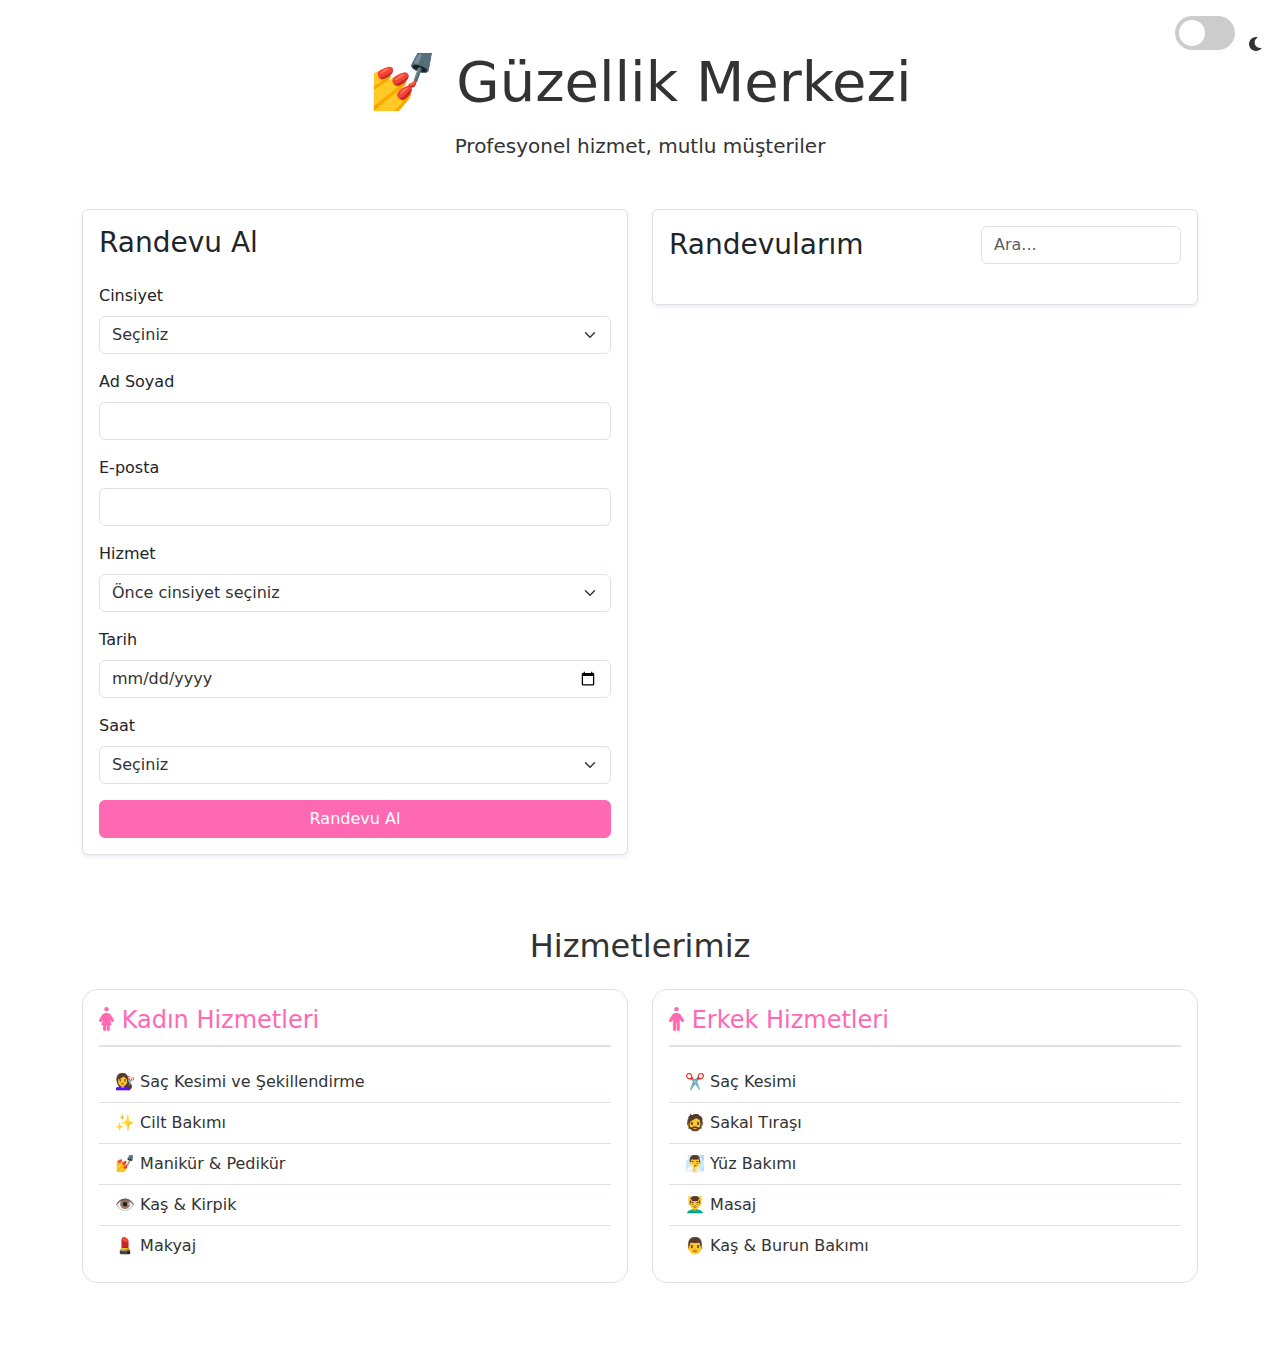
<file: beauty-salon/index.html>
<!DOCTYPE html>
<html lang="tr">
<head>
    <meta charset="UTF-8">
    <meta name="viewport" content="width=device-width, initial-scale=1.0">
    <title>Güzellik Merkezi Randevu Sistemi</title>
    <link href="https://cdn.jsdelivr.net/npm/bootstrap@5.3.0/dist/css/bootstrap.min.css" rel="stylesheet">
    <link href="https://cdnjs.cloudflare.com/ajax/libs/font-awesome/6.0.0/css/all.min.css" rel="stylesheet">
    <link rel="stylesheet" href="style.css">
</head>
<body>
    <!-- Tema Değiştirme Butonu -->
    <div class="theme-switch-wrapper position-fixed top-0 end-0 mt-3 me-3">
        <label class="theme-switch" for="checkbox">
            <input type="checkbox" id="checkbox" />
            <div class="slider round"></div>
        </label>
        <em class="ms-2"><i class="fas fa-moon"></i></em>
    </div>

    <!-- Ana Container -->
    <div class="container py-5">
        <!-- Header -->
        <header class="text-center mb-5">
            <h1 class="display-4 mb-3">💅 Güzellik Merkezi</h1>
            <p class="lead">Profesyonel hizmet, mutlu müşteriler</p>
        </header>

        <!-- Ana İçerik -->
        <div class="row">
            <!-- Randevu Formu -->
            <div class="col-md-6 mb-4">
                <div class="card shadow-sm">
                    <div class="card-body">
                        <h3 class="card-title mb-4">Randevu Al</h3>
                        <form id="appointmentForm">
                            <div class="mb-3">
                                <label class="form-label">Cinsiyet</label>
                                <select class="form-select" id="gender" required>
                                    <option value="">Seçiniz</option>
                                    <option value="kadin">Kadın</option>
                                    <option value="erkek">Erkek</option>
                                </select>
                            </div>
                            <div class="mb-3">
                                <label class="form-label">Ad Soyad</label>
                                <input type="text" class="form-control" id="name" required>
                            </div>
                            <div class="mb-3">
                                <label class="form-label">E-posta</label>
                                <input type="email" class="form-control" id="email" required>
                            </div>
                            <div class="mb-3">
                                <label class="form-label">Hizmet</label>
                                <select class="form-select" id="service" required>
                                    <option value="">Önce cinsiyet seçiniz</option>
                                </select>
                            </div>
                            <div class="mb-3">
                                <label class="form-label">Tarih</label>
                                <input type="date" class="form-control" id="date" required>
                            </div>
                            <div class="mb-3">
                                <label class="form-label">Saat</label>
                                <select class="form-select" id="time" required>
                                    <option value="">Seçiniz</option>
                                    <option value="09:00">09:00</option>
                                    <option value="10:00">10:00</option>
                                    <option value="11:00">11:00</option>
                                    <option value="12:00">12:00</option>
                                    <option value="14:00">14:00</option>
                                    <option value="15:00">15:00</option>
                                    <option value="16:00">16:00</option>
                                    <option value="17:00">17:00</option>
                                </select>
                            </div>
                            <button type="submit" class="btn btn-primary w-100">Randevu Al</button>
                        </form>
                    </div>
                </div>
            </div>

            <!-- Randevu Listesi -->
            <div class="col-md-6">
                <div class="card shadow-sm">
                    <div class="card-body">
                        <div class="d-flex justify-content-between align-items-center mb-4">
                            <h3 class="card-title mb-0">Randevularım</h3>
                            <div class="search-box">
                                <input type="text" class="form-control" id="searchInput" placeholder="Ara...">
                            </div>
                        </div>
                        <div id="appointmentsList" class="list-group">
                            <!-- Randevular buraya dinamik olarak eklenecek -->
                        </div>
                    </div>
                </div>
            </div>
        </div>

        <!-- Hizmetler Bölümü -->
        <div class="row mt-5">
            <h2 class="text-center mb-4">Hizmetlerimiz</h2>
            <!-- Kadın Hizmetleri -->
            <div class="col-md-6 mb-4">
                <div class="card service-card">
                    <div class="card-body">
                        <h4 class="card-title"><i class="fas fa-female"></i> Kadın Hizmetleri</h4>
                        <ul class="list-group list-group-flush">
                            <li class="list-group-item">💇‍♀️ Saç Kesimi ve Şekillendirme</li>
                            <li class="list-group-item">✨ Cilt Bakımı</li>
                            <li class="list-group-item">💅 Manikür & Pedikür</li>
                            <li class="list-group-item">👁️ Kaş & Kirpik</li>
                            <li class="list-group-item">💄 Makyaj</li>
                        </ul>
                    </div>
                </div>
            </div>
            <!-- Erkek Hizmetleri -->
            <div class="col-md-6 mb-4">
                <div class="card service-card">
                    <div class="card-body">
                        <h4 class="card-title"><i class="fas fa-male"></i> Erkek Hizmetleri</h4>
                        <ul class="list-group list-group-flush">
                            <li class="list-group-item">✂️ Saç Kesimi</li>
                            <li class="list-group-item">🧔 Sakal Tıraşı</li>
                            <li class="list-group-item">🧖‍♂️ Yüz Bakımı</li>
                            <li class="list-group-item">💆‍♂️ Masaj</li>
                            <li class="list-group-item">👨 Kaş & Burun Bakımı</li>
                        </ul>
                    </div>
                </div>
            </div>
        </div>
    </div>

    <!-- Bildirim Modal -->
    <div class="modal fade" id="notificationModal" tabindex="-1">
        <div class="modal-dialog">
            <div class="modal-content">
                <div class="modal-header">
                    <h5 class="modal-title">Bildirim</h5>
                    <button type="button" class="btn-close" data-bs-dismiss="modal"></button>
                </div>
                <div class="modal-body">
                    <p id="modalMessage"></p>
                </div>
                <div class="modal-footer">
                    <button type="button" class="btn btn-secondary" data-bs-dismiss="modal">Kapat</button>
                </div>
            </div>
        </div>
    </div>

    <script src="https://cdn.jsdelivr.net/npm/bootstrap@5.3.0/dist/js/bootstrap.bundle.min.js"></script>
    <script src="script.js"></script>
</body>
</html>
</file>
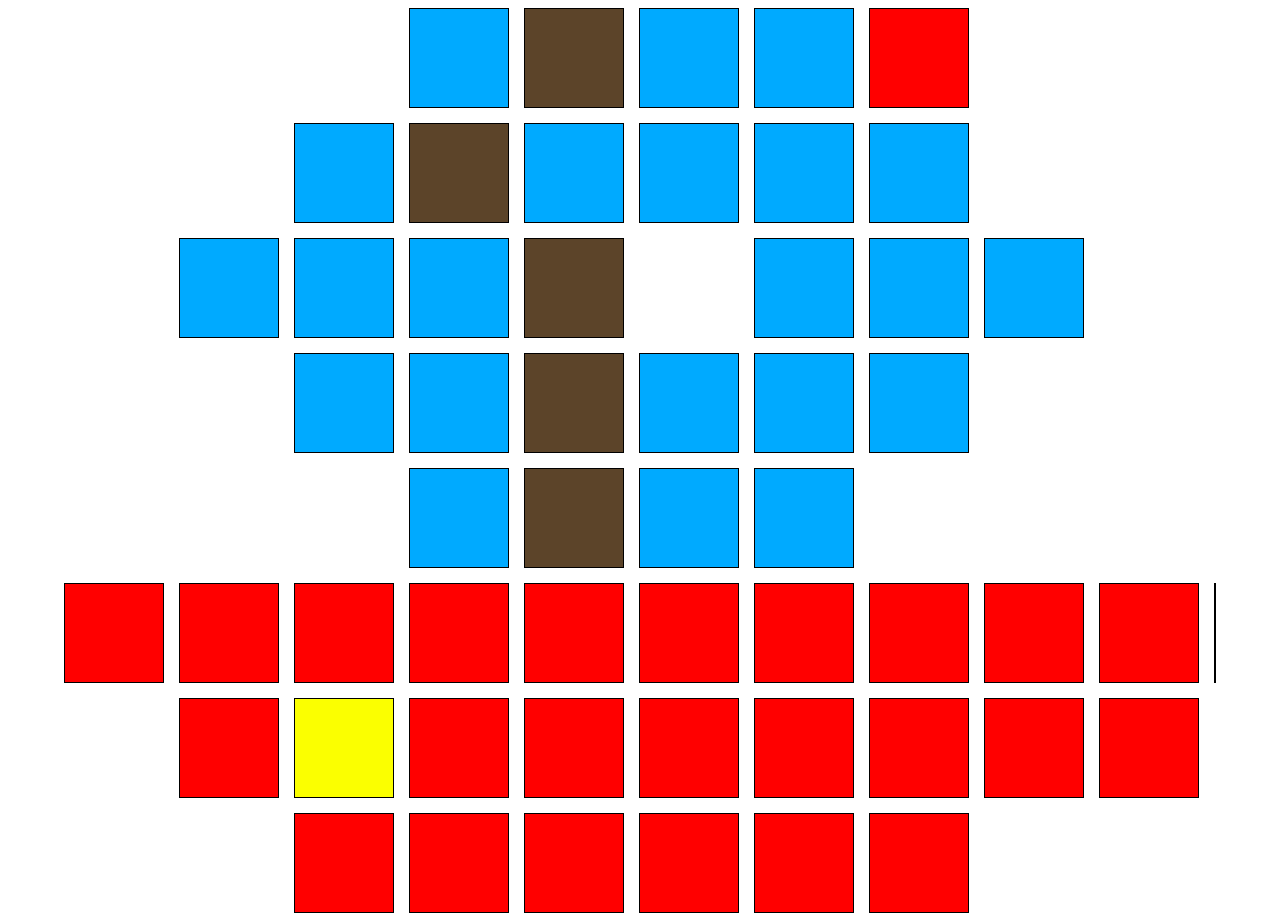
<file: kaptan.html>
<!DOCTYPE html>
<html lang="tr">
<head>
    <meta charset="UTF-8">
    <meta name="viewport" content="width=device-width, initial-scale=1.0">
    <title>Gemi Pixelart</title>
    <link rel="stylesheet" href="kaptan.css">
</head>
<body>
    <div class="kutu1"></div>
    <div class="kutu2"></div>
    <div class="kutu3"></div>
    <div class="kutu4"></div>
    <div class="kutu5"></div>
    <div class="kutu6"></div>
    <div class="kutu7"></div>
    <div class="kutu8"></div>
    <div class="kutu9"></div>
    <div class="kutu10"></div>
    <div class="kutu11"></div>
    <div class="kutu12"></div>
    <div class="kutu13"></div>
    <div class="kutu14"></div>
    <div class="Kutu15"></div>
    <div class="kutu16"></div>
    <div class="kutu17"></div>
    <div class="kutu18"></div>
    <div class="kutu19"></div>
    <div class="kutu20"></div>
    <div class="kutu21"></div>
    <div class="kutu22"></div>
    <div class="kutu23"></div>
    <div class="kutu24"></div>
    <div class="kutu25"></div>
    <div class="kutu26"></div>
    <div class="kutu27"></div>
    <div class="kutu28"></div>
    <div class="kutu29"></div>
    <div class="kutu30"></div>
    <div class="kutu31"></div>
    <div class="kutu32"></div>
    <div class="kutu33"></div>
    <div class="kutu34"></div>
    <div class="kutu35"></div>
    <div class="kutu36"></div>
    <div class="kutu37"></div>
    <div class="kutu38"></div>
    <div class="kutu39"></div>
    <div class="kutu40"></div>
    <div class="kutu41"></div>
    <div class="kutu42"></div>
    <div class="kutu43"></div>
    <div class="kutu44"></div>
    <div class="kutu45"></div>
    <div class="kutu46"></div>
    <div class="kutu47"></div>
    <div class="kutu48"></div>
    <div class="kutu49"></div>
    <div class="kutu50"></div>
    <div class="kutu51"></div>
    <div class="kutu52"></div>
    <div class="kutu53"></div>
    <div class="kutu54"></div>
</body>
</html>
</file>
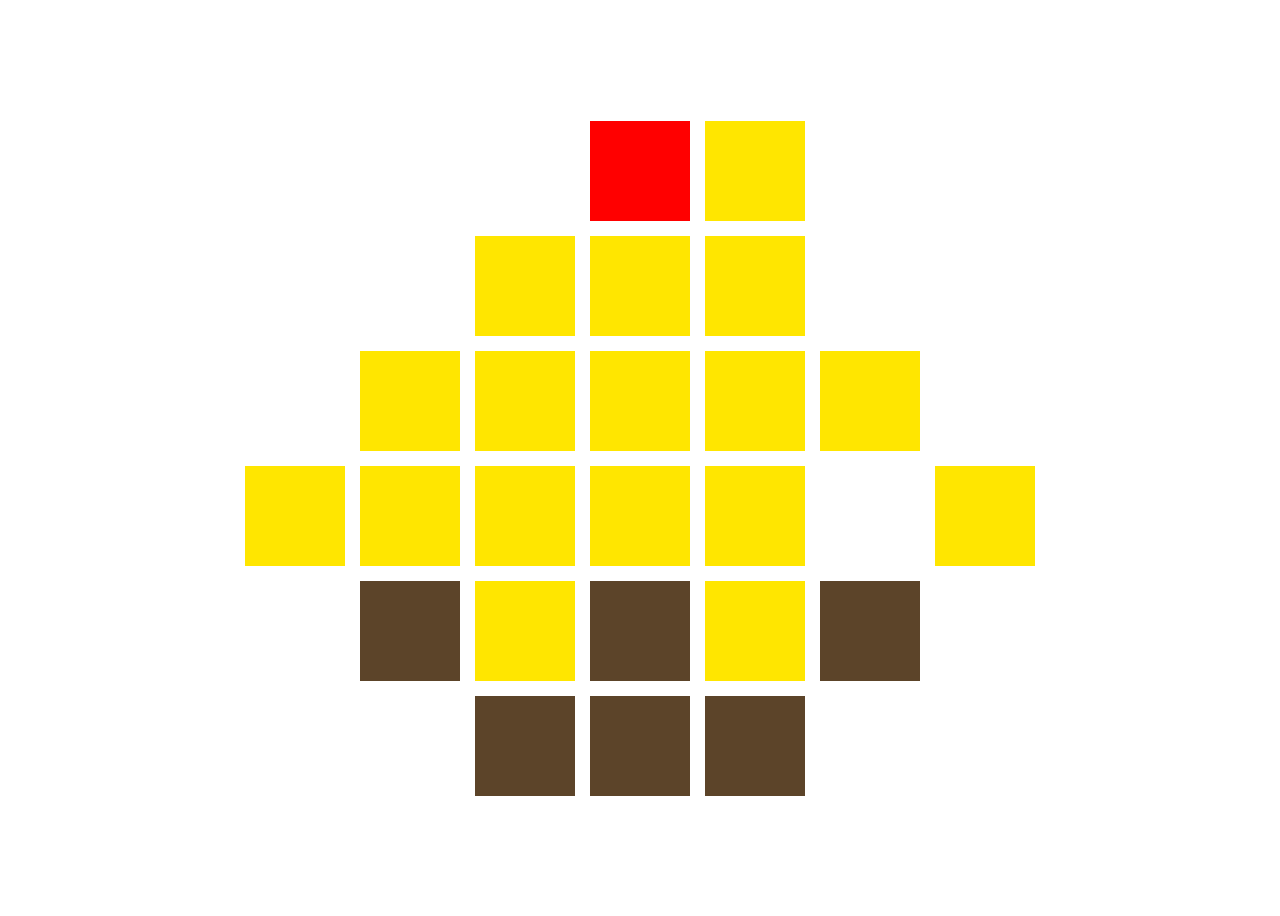
<file: kek.html>
<!DOCTYPE html>
<html lang="en">
<head>
    <meta charset="UTF-8">
    <meta name="viewport" content="width=device-width, initial-scale=1.0">
    <title>Kek Pixelart</title>
    <link rel="stylesheet" href="kek.css">
</head>
<body>
    <div class="kutu1"></div>
    <div class="kutu2"></div>
    <div class="kutu3"></div>
    <div class="kutu4"></div>
    <div class="kutu5"></div>
    <div class="kutu6"></div>
    <div class="kutu7"></div>
    <div class="kutu8"></div>
    <div class="kutu9"></div>
    <div class="kutu10"></div>
    <div class="kutu11"></div>
    <div class="kutu12"></div>
    <div class="kutu13"></div>
    <div class="kutu14"></div>
    <div class="Kutu15"></div>
    <div class="kutu16"></div>
    <div class="kutu17"></div>
    <div class="kutu18"></div>
    <div class="kutu19"></div>
    <div class="kutu20"></div>
    <div class="kutu21"></div>
    <div class="kutu22"></div>
    <div class="kutu23"></div>
    <div class="kutu24"></div>
</body>
</html>
</file>
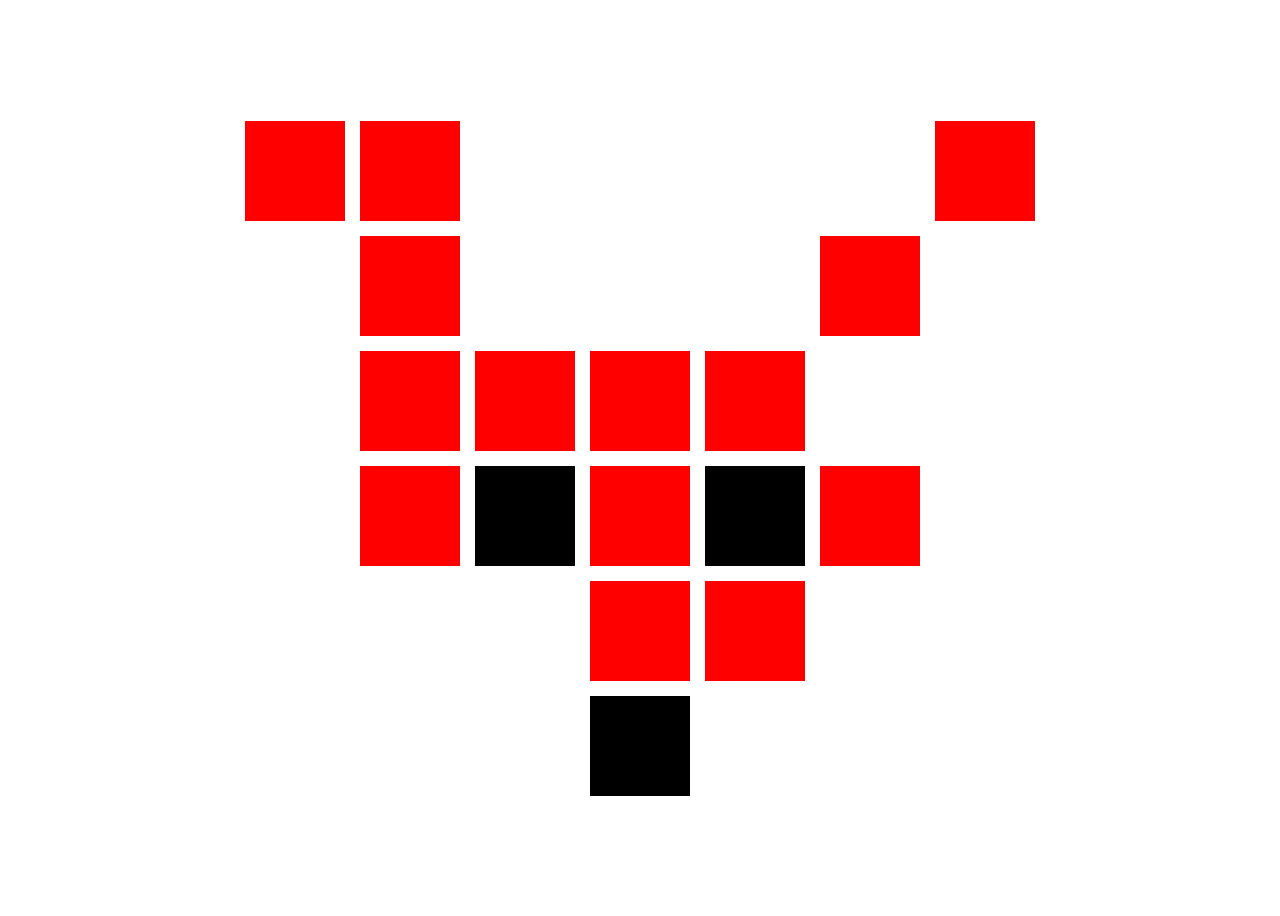
<file: pixel.html>
<!DOCTYPE html>
<html lang="en">
<head>
    <meta charset="UTF-8">
    <meta name="viewport" content="width=device-width, initial-scale=1.0">
    <title>Pixelart</title>
    <link rel="stylesheet" href="pixel.css">
</head>
<body>
    <div class="kutu1"></div>
    <div class="kutu2"></div>
    <div class="kutu3"></div>
    <div class="kutu4"></div>
    <div class="kutu5"></div>
    <div class="kutu6"></div>
    <div class="kutu7"></div>
    <div class="kutu8"></div>
    <div class="kutu9"></div>
    <div class="kutu10"></div>
    <div class="kutu11"></div>
    <div class="kutu12"></div>
    <div class="kutu13"></div>
    <div class="kutu14"></div>
    <div class="Kutu15"></div>
    <div class="kutu16"></div>
    <div class="kutu17"></div>
    <div class="kutu18"></div>
</body>
</html>
</file>
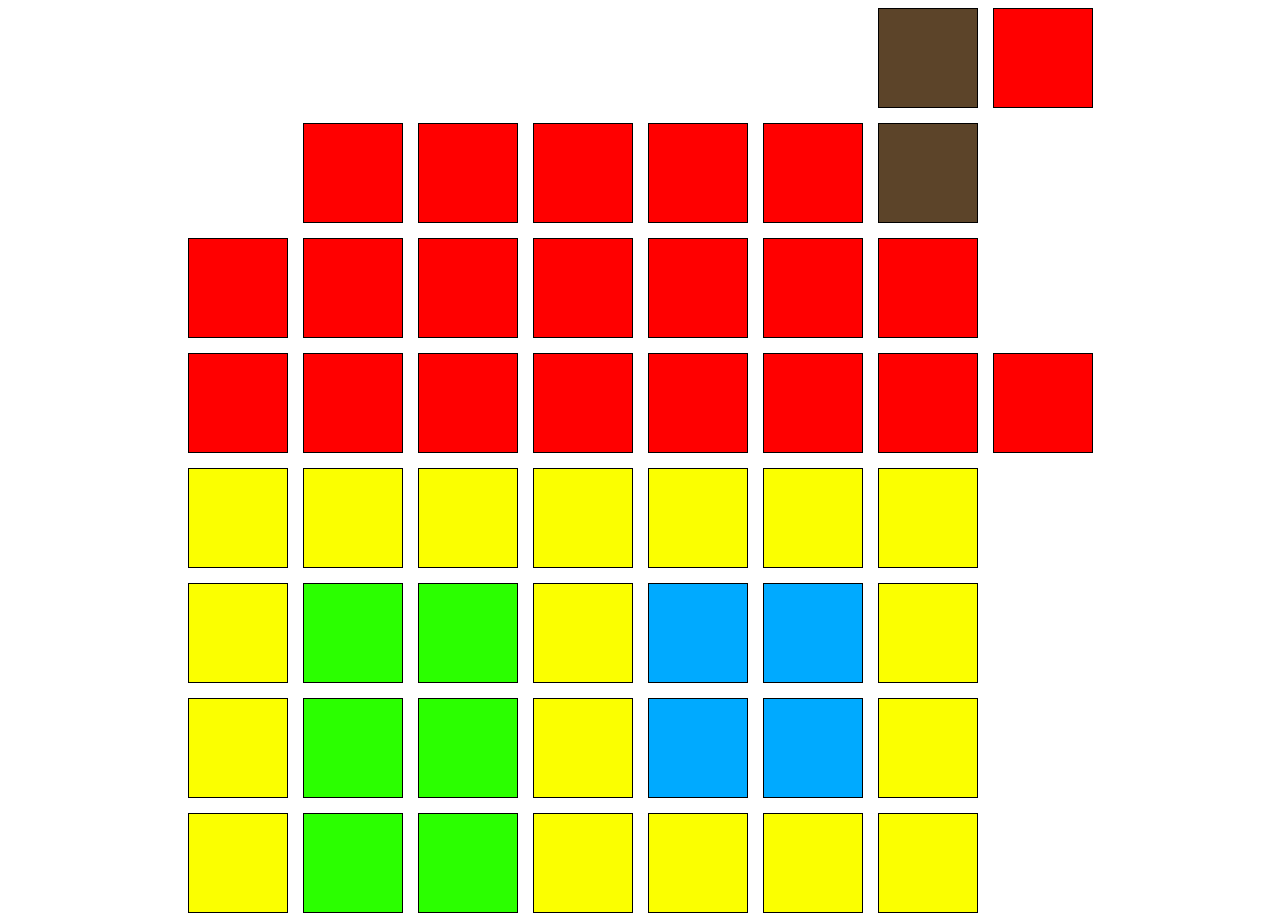
<file: tatlis.html>
<!DOCTYPE html>
<html lang="tr">
<head>
    <meta charset="UTF-8">
    <meta name="viewport" content="width=device-width, initial-scale=1.0">
    <title>Ev Pixelart</title>
    <link rel="stylesheet" href="tatlis.css">
</head>
<body>
    <div class="kutu1"></div>
    <div class="kutu2"></div>
    <div class="kutu3"></div>
    <div class="kutu4"></div>
    <div class="kutu5"></div>
    <div class="kutu6"></div>
    <div class="kutu7"></div>
    <div class="kutu8"></div>
    <div class="kutu9"></div>
    <div class="kutu10"></div>
    <div class="kutu11"></div>
    <div class="kutu12"></div>
    <div class="kutu13"></div>
    <div class="kutu14"></div>
    <div class="Kutu15"></div>
    <div class="kutu16"></div>
    <div class="kutu17"></div>
    <div class="kutu18"></div>
    <div class="kutu19"></div>
    <div class="kutu20"></div>
    <div class="kutu21"></div>
    <div class="kutu22"></div>
    <div class="kutu23"></div>
    <div class="kutu24"></div>
    <div class="kutu25"></div>
    <div class="kutu26"></div>
    <div class="kutu27"></div>
    <div class="kutu28"></div>
    <div class="kutu29"></div>
    <div class="kutu30"></div>
    <div class="kutu31"></div>
    <div class="kutu32"></div>
    <div class="kutu33"></div>
    <div class="kutu34"></div>
    <div class="kutu35"></div>
    <div class="kutu36"></div>
    <div class="kutu37"></div>
    <div class="kutu38"></div>
    <div class="kutu39"></div>
    <div class="kutu40"></div>
    <div class="kutu41"></div>
    <div class="kutu42"></div>
    <div class="kutu43"></div>
    <div class="kutu44"></div>
    <div class="kutu45"></div>
    <div class="kutu46"></div>
    <div class="kutu47"></div>
    <div class="kutu48"></div>
    <div class="kutu49"></div>
    <div class="kutu50"></div>
    <div class="kutu51"></div>
</body>
</html>
</file>
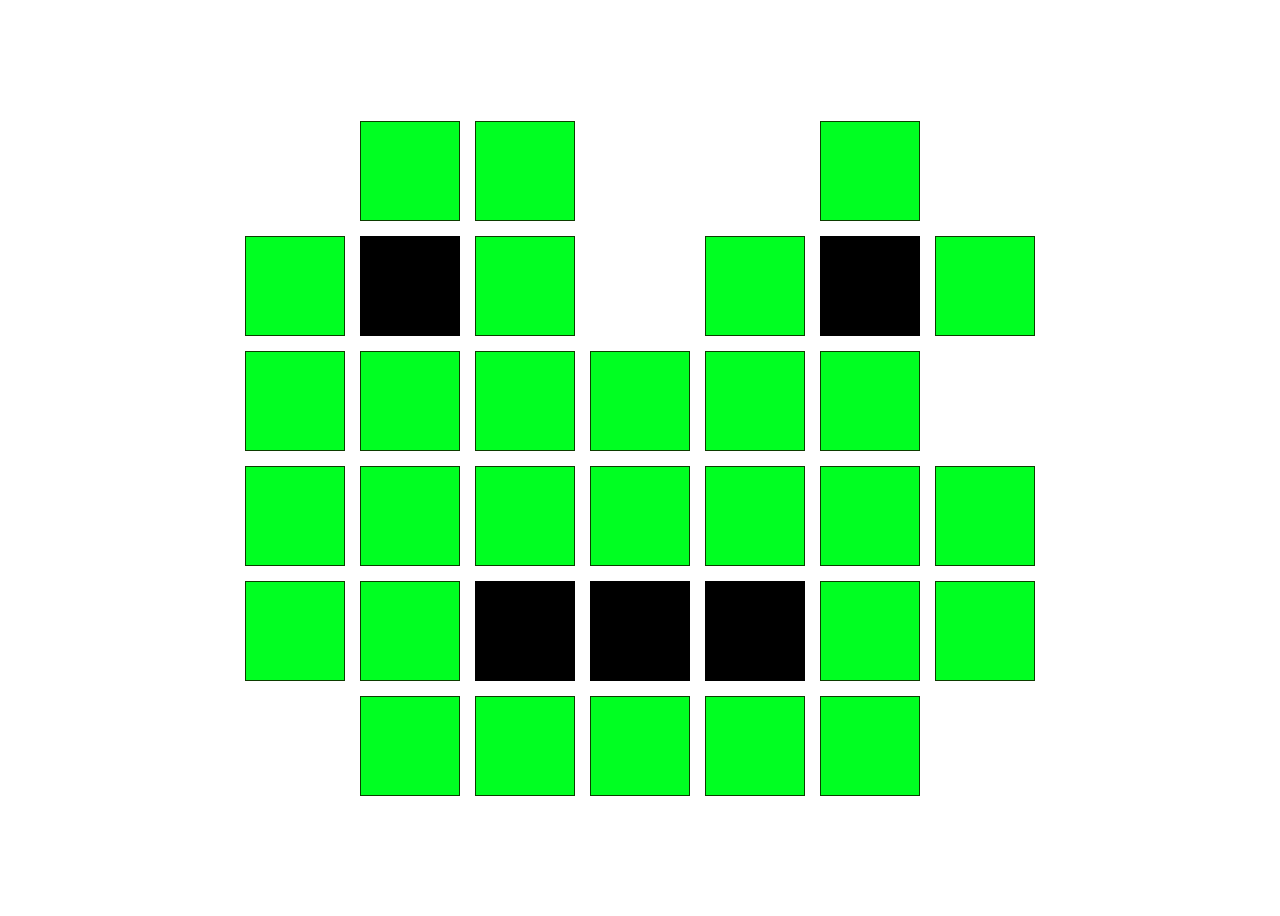
<file: yesilim.html>
<!DOCTYPE html>
<html lang="tr">
<head>
    <meta charset="UTF-8">
    <meta name="viewport" content="width=device-width, initial-scale=1.0">
    <title>Kurbağa Pixelart</title>
    <link rel="stylesheet" href="yesilim.css">
</head>
<body>
    <div class="kutu1"></div>
    <div class="kutu2"></div>
    <div class="kutu3"></div>
    <div class="kutu4"></div>
    <div class="kutu5"></div>
    <div class="kutu6"></div>
    <div class="kutu7"></div>
    <div class="kutu8"></div>
    <div class="kutu9"></div>
    <div class="kutu10"></div>
    <div class="kutu11"></div>
    <div class="kutu12"></div>
    <div class="kutu13"></div>
    <div class="kutu14"></div>
    <div class="Kutu15"></div>
    <div class="kutu16"></div>
    <div class="kutu17"></div>
    <div class="kutu18"></div>
    <div class="kutu19"></div>
    <div class="kutu20"></div>
    <div class="kutu21"></div>
    <div class="kutu22"></div>
    <div class="kutu23"></div>
    <div class="kutu24"></div>
    <div class="kutu25"></div>
    <div class="kutu26"></div>
    <div class="kutu27"></div>
    <div class="kutu28"></div>
    <div class="kutu29"></div>
    <div class="kutu30"></div>
    <div class="kutu31"></div>
    <div class="kutu32"></div>
    <div class="kutu33"></div>
    <div class="kutu34"></div>
</body>
</html>
</file>
<file: beauty-salon/style.css>
:root {
    --primary-color: #ff69b4;
    --secondary-color: #4a90e2;
    --background-color: #ffffff;
    --text-color: #333333;
    --card-bg: #ffffff;
    --border-color: #dee2e6;
}

/* Koyu Tema */
[data-theme="dark"] {
    --primary-color: #ff1493;
    --secondary-color: #64b5f6;
    --background-color: #1a1a1a;
    --text-color: #ffffff;
    --card-bg: #2d2d2d;
    --border-color: #404040;
}

body {
    background-color: var(--background-color);
    color: var(--text-color);
    transition: all 0.3s ease;
}

/* Tema Değiştirici */
.theme-switch-wrapper {
    z-index: 100;
}

.theme-switch {
    display: inline-block;
    height: 34px;
    position: relative;
    width: 60px;
}

.theme-switch input {
    display: none;
}

.slider {
    background-color: #ccc;
    bottom: 0;
    cursor: pointer;
    left: 0;
    position: absolute;
    right: 0;
    top: 0;
    transition: .4s;
}

.slider:before {
    background-color: #fff;
    bottom: 4px;
    content: "";
    height: 26px;
    left: 4px;
    position: absolute;
    transition: .4s;
    width: 26px;
}

input:checked + .slider {
    background-color: var(--primary-color);
}

input:checked + .slider:before {
    transform: translateX(26px);
}

.slider.round {
    border-radius: 34px;
}

.slider.round:before {
    border-radius: 50%;
}

/* Kartlar */
.card {
    background-color: var(--card-bg);
    border-color: var(--border-color);
    transition: transform 0.3s ease;
}

.card:hover {
    transform: translateY(-5px);
}

/* Servis Kartları */
.service-card {
    border-radius: 15px;
    overflow: hidden;
}

.service-card .card-title {
    color: var(--primary-color);
    border-bottom: 2px solid var(--border-color);
    padding-bottom: 10px;
    margin-bottom: 15px;
}

.service-card .list-group-item {
    background-color: var(--card-bg);
    color: var(--text-color);
    border-color: var(--border-color);
    transition: all 0.3s ease;
}

.service-card .list-group-item:hover {
    background-color: var(--primary-color);
    color: white;
}

/* Form Elemanları */
.form-control, .form-select {
    background-color: var(--card-bg);
    color: var(--text-color);
    border-color: var(--border-color);
}

.form-control:focus, .form-select:focus {
    background-color: var(--card-bg);
    color: var(--text-color);
    border-color: var(--primary-color);
    box-shadow: 0 0 0 0.25rem rgba(255, 105, 180, 0.25);
}

/* Butonlar */
.btn-primary {
    background-color: var(--primary-color);
    border-color: var(--primary-color);
}

.btn-primary:hover {
    background-color: darken(var(--primary-color), 10%);
    border-color: darken(var(--primary-color), 10%);
}

/* Randevu Listesi */
#appointmentsList .list-group-item {
    background-color: var(--card-bg);
    color: var(--text-color);
    border-color: var(--border-color);
    margin-bottom: 10px;
    border-radius: 8px;
}

/* Animasyonlar */
@keyframes fadeIn {
    from { opacity: 0; transform: translateY(20px); }
    to { opacity: 1; transform: translateY(0); }
}

.fade-in {
    animation: fadeIn 0.5s ease forwards;
}

/* Responsive Düzenlemeler */
@media (max-width: 768px) {
    .container {
        padding: 10px;
    }
    
    .card {
        margin-bottom: 20px;
    }
}

/* Modal Stilleri */
.modal-content {
    background-color: var(--card-bg);
    color: var(--text-color);
}

.modal-header {
    border-bottom-color: var(--border-color);
}

.modal-footer {
    border-top-color: var(--border-color);
}

/* Arama Kutusu */
.search-box {
    max-width: 200px;
}
</file>
<file: kaptan.css>
body{
    min-height: 100vh;
    display: grid;
    grid-template-columns: repeat(10,100px);
    grid-template-rows:  repeat(8,100px);
    place-content: center;
    gap: 15px;
}
div{
    background-color: rgb(255, 0, 0);
    border: thin solid rgb(0, 0, 0);
}
.kutu1{
    background-color: rgb(0, 170, 255);
    border: thin solid rgb(0, 0, 0);
    grid-column: 4/5;
}
.kutu2{
    background-color: rgb(92, 68, 41);
    border: thin solid rgb(0, 0, 0);
    grid-column: 5/6;
    grid-row: 1/2;
}
.kutu3{
    background-color: rgb(0, 170, 255);
    border: thin solid rgb(0, 0, 0);
    grid-column: 6/7;
    grid-row: 1/2;
}
.kutu4{
    background-color: rgb(0, 170, 255);
    border: thin solid rgb(0, 0, 0);
    grid-column: 7/8;
    grid-row: 1/2;
}
.kutu5{
    background-color: rgb(0, 170, 255);
    border: thin solid rgb(0, 0, 0);
    grid-column: 3/4;
    grid-row: 2/3;
}
.kutu6{
    background-color: rgb(92, 68, 41);
    border: thin solid rgb(0, 0, 0);
    grid-column: 4/5;
    grid-row: 2/3;
}
.kutu7{
    background-color: rgb(0, 170, 255);
    border: thin solid rgb(0, 0, 0);
    grid-column: 5/6;
    grid-row: 2/3;
}
.kutu8{
    background-color: rgb(0, 170, 255);
    border: thin solid rgb(0, 0, 0);
    grid-column: 6/7;
    grid-row: 2/3;
}
.kutu9{
    background-color: rgb(0, 170, 255);
    border: thin solid rgb(0, 0, 0);
    grid-column: 7/8;
    grid-row: 2/3;
}
.kutu10{
    background-color: rgb(0, 170, 255);
    border: thin solid rgb(0, 0, 0);
    grid-column: 8/9;
    grid-row: 2/3;
}
.kutu11{
    background-color: rgb(0, 170, 255);
    border: thin solid rgb(0, 0, 0);
    grid-column: 2/3;
    grid-row: 3/4;
}
.kutu12{
    background-color: rgb(0, 170, 255);
    border: thin solid rgb(0, 0, 0);
    grid-column: 3/4;
    grid-row: 3/4;
}
.kutu13{
    background-color: rgb(0, 170, 255);
    border: thin solid rgb(0, 0, 0);
    grid-column: 4/5;
    grid-row: 3/4;
}
.kutu14{
    background-color: rgb(92, 68, 41);
    border: thin solid rgb(0, 0, 0);
    grid-column: 5/6;
    grid-row: 3/4;
}
.kutu15{
    background-color: rgb(0, 170, 255);
    border: thin solid rgb(0, 0, 0);
    grid-column: 6/7;
    grid-row: 3/4;
}
.kutu16{
    background-color: rgb(0, 170, 255);
    border: thin solid rgb(0, 0, 0);
    grid-column: 7/8;
    grid-row: 3/4;
}
.kutu17{
    background-color: rgb(0, 170, 255);
    border: thin solid rgb(0, 0, 0);
    grid-column: 8/9;
    grid-row: 3/4;
}
.kutu18{
    background-color: rgb(0, 170, 255);
    border: thin solid rgb(0, 0, 0);
    grid-column: 9/10;
    grid-row: 3/4;
}
.kutu19{
    background-color: rgb(0, 170, 255);
    border: thin solid rgb(0, 0, 0);
    grid-column: 3/4;
    grid-row: 4/5;
}
.kutu20{
    background-color: rgb(0, 170, 255);
    border: thin solid rgb(0, 0, 0);
    grid-column: 4/5;
    grid-row: 4/5;
}
.kutu21{
    background-color: rgb(92, 68, 41);
    border: thin solid rgb(0, 0, 0);
    grid-column: 5/6;
    grid-row: 4/5;
}
.kutu22{
    background-color: rgb(0, 170, 255);
    border: thin solid rgb(0, 0, 0);
    grid-column: 6/7;
    grid-row: 4/5;
}
.kutu23{
    background-color: rgb(0, 170, 255);
    border: thin solid rgb(0, 0, 0);
    grid-column: 7/8;
    grid-row: 4/5;
}
.kutu24{
    background-color: rgb(0, 170, 255);
    border: thin solid rgb(0, 0, 0);
    grid-column: 8/9;
    grid-row: 4/5;
}
.kutu25{
    background-color: rgb(0, 170, 255);
    border: thin solid rgb(0, 0, 0);
    grid-column: 4/5;
    grid-row: 5/6;
}
.kutu26{
    background-color: rgb(92, 68, 41);
    border: thin solid rgb(0, 0, 0);
    grid-column: 5/6;
    grid-row: 5/6;
}
.kutu27{
    background-color: rgb(0, 170, 255);
    border: thin solid rgb(0, 0, 0);
    grid-column: 6/7;
    grid-row: 5/6;
}
.kutu28{
    background-color: rgb(0, 170, 255);
    border: thin solid rgb(0, 0, 0);
    grid-column: 7/8;
    grid-row: 5/6;
}
.kutu29{
    grid-column: 1/2;
    grid-row: 6/7;
}
.kutu30{
    grid-column: 2/3;
    grid-row: 6/7;
}
.kutu31{
    grid-column: 3/4;
    grid-row: 6/7;
}
.kutu32{
    grid-column: 4/5;
    grid-row: 6/7;
}
.kutu33{
    grid-column: 5/6;
    grid-row: 6/7;
}
.kutu34{
    grid-column: 6/7;
    grid-row: 6/7;
}
.kutu35{
    grid-column: 7/8;
    grid-row: 6/7;
}
.kutu36{
    grid-column: 8/9;
    grid-row: 6/7;
}
.kutu37{
    grid-column: 9/10;
    grid-row: 6/7;
}
.kutu38{
    grid-column: 10/11;
    grid-row: 6/7;
}
.kutu39{
    grid-column: 11/12;
    grid-row: 6/7;
}
.kutu40{
    grid-column: 2/3;
    grid-row: 7/8;
}
.kutu41{
    background-color: rgb(0251, 255, 0);
    border: thin solid rgb(0, 0, 0);
    grid-column: 3/4;
    grid-row: 7/8;
}
.kutu42{
    grid-column: 4/5;
    grid-row: 7/8;
}
.kutu43{
    grid-column: 5/6;
    grid-row: 7/8;
}
.kutu44{
    grid-column: 6/7;
    grid-row: 7/8;
}
.kutu45{
    grid-column: 7/8;
    grid-row: 7/8;
}
.kutu46{
    grid-column: 8/9;
    grid-row: 7/8;
}
.kutu47{
    grid-column: 9/10;
    grid-row: 7/8;
}
.kutu48{
    grid-column: 10/11;
    grid-row: 7/8;
}
.kutu49{
    grid-column: 3/4;
    grid-row: 8/9;
}
.kutu50{
    grid-column: 4/5;
    grid-row: 8/9;
}
.kutu51{
    grid-column: 5/6;
    grid-row: 8/9;
}
.kutu52{
    grid-column: 6/7;
    grid-row: 8/9;
}
.kutu53{
    grid-column: 7/8;
    grid-row: 8/9;
}
.kutu54{
    grid-column: 8/9;
    grid-row: 8/9;
}
</file>
<file: kek.css>
body{
    min-height: 100vh;
    display: grid;
    grid-template-columns: repeat(7,100px);
    grid-template-rows:  repeat(6,100px);
    place-content: center;
    gap: 15px;
}
div{
    background-color: rgb(255, 230, 0);
}
.kutu1{
    background-color: rgb(255, 0, 0);
    grid-column: 4/5;
}
.kutu2{
    grid-column: 3/4;
    grid-row: 2/3;
}
.kutu3{
    grid-column: 4/5;
    grid-row: 2/3;
}
.kutu4{
    grid-column: 5/6;
    grid-row: 2/3;
}
.kutu5{
    grid-column: 2/3;
    grid-row: 3/4;
}
.kutu6{
    grid-column: 3/4;
    grid-row: 3/4;
}
.kutu7{
    grid-column: 4/5;
    grid-row: 3/4;
}
.kutu8{
    grid-column: 5/6;
    grid-row: 3/4;
}
.kutu9{
    grid-column: 6/7;
    grid-row: 3/4;
}
.kutu10{
    grid-column: 1/2;
    grid-row: 4/5;
}
.kutu11{
    grid-column: 2/3;
    grid-row: 4/5;
}
.kutu12{
    grid-column: 3/4;
    grid-row: 4/5;
}
.kutu13{
    grid-column: 4/5;
    grid-row: 4/5;
}
.kutu14{
    grid-column: 5/6;
    grid-row: 4/5;
}
.kutu15{
    grid-column: 6/7;
    grid-row: 4/5;
}
.kutu16{
    grid-column: 7/8;
    grid-row: 4/5;
}
.kutu17{
    background-color: rgb(92, 68, 41);
    grid-column: 2/3;
    grid-row: 5/6;
}
.kutu18{
    grid-column: 3/4;
    grid-row: 5/6;
}
.kutu19{
    background-color: rgb(92, 68, 41);
    grid-column: 4/5;
    grid-row: 5/6;
}
.kutu20{
    grid-column: 5/6;
    grid-row: 5/6;
}
.kutu21{
    background-color: rgb(92, 68, 41);
    grid-column: 6/7;
    grid-row: 5/6;
}
.kutu22{
    background-color: rgb(92, 68, 41);
    grid-column: 3/4;
    grid-row: 6/7;
}
.kutu23{
    background-color: rgb(92, 68, 41);
    grid-column: 4/5;
    grid-row: 6/7;
}
.kutu24{
    background-color: rgb(92, 68, 41);
    grid-column: 5/6;
    grid-row: 6/7;
}
</file>
<file: pixel.css>
body{
    min-height: 100vh;
    display: grid;
    grid-template-columns: repeat(7,100px);
    grid-template-rows:  repeat(6,100px);
    place-content: center;
    gap: 15px;
}
div{
    background-color: rgb(255, 0, 0);
}
.kutu1{
    grid-column: 1/2;
}
.kutu2{
    grid-column: 7/8;
    grid-row: 1/2;
}
.kutu3{
    grid-column: 2/3;
    grid-row: 2/3;
}
.kutu4{
    grid-column: 6/7;
    grid-row: 2/3;
}
.kutu5{
    grid-column: 2/3;
    grid-row: 3/4;
}
.kutu6{
    grid-column: 3/4;
    grid-row: 3/4;
}
.kutu7{
    grid-column: 4/5;
    grid-row: 3/4;
}
.kutu8{
    grid-column: 5/4;
    grid-row: 3/4;
}
.kutu9{
    grid-column: 5/6;
    grid-row: 3/4;
}
.kutu10{
    grid-column: 2/3;
    grid-row: 4/5;
}
.kutu11{
    background-color: rgb(0, 0, 0);
    grid-column: 3/4;
    grid-row: 4/5;
}
.kutu12{
    grid-column: 4/5;
    grid-row: 4/5;
}
.kutu13{
    background-color: rgb(0, 0, 0);
    grid-column: 5/6;
    grid-row: 4/5;
}
.kutu14{
    grid-column: 6/7;
    grid-row: 4/5;
}
.kutu15{
    grid-column: 3/4;
    grid-row: 5/6;
}
.kutu16{
    grid-column: 4/5;
    grid-row: 5/6;
}
.kutu17{
    grid-column: 5/6;
    grid-row: 5/6;
}
.kutu18{
    background-color: rgb(0, 0, 0);
    grid-column: 4/5;
    grid-row: 6/7;
}
</file>
<file: tatlis.css>
body{
    min-height: 100vh;
    display: grid;
    grid-template-columns: repeat(10,100px);
    grid-template-rows:  repeat(8,100px);
    place-content: center;
    gap: 15px;
}
div{
    background-color: rgb(255, 0, 0);
    border: thin solid rgb(0, 0, 0);
}
.kutu1{
    background-color: rgb(92, 68, 41);
    border: thin solid rgb(0, 0, 0);
    grid-column: 8/9;
}
.kutu2{
    grid-column: 3/4;
    grid-row: 2/3;
}
.kutu3{
    grid-column: 4/5;
    grid-row: 2/3;
}
.kutu4{
    grid-column: 5/6;
    grid-row: 2/3;
}
.kutu5{
    grid-column: 6/7;
    grid-row: 2/3;
}
.kutu6{
    grid-column: 7/8;
    grid-row: 2/3;
}
.kutu7{
    background-color: rgb(92, 68, 41);
    border: thin solid rgb(0, 0, 0);
    grid-column: 8/9;
    grid-row: 2/3;
}
.kutu8{
    grid-column: 2/3;
    grid-row: 3/4;
}
.kutu9{
    grid-column: 3/4;
    grid-row: 3/4;
}
.kutu10{
    grid-column: 4/5;
    grid-row: 3/4;
}
.kutu11{
    grid-column: 5/6;
    grid-row: 3/4;
}
.kutu12{
    grid-column: 6/7;
    grid-row: 3/4;
}
.kutu13{
    grid-column: 7/8;
    grid-row: 3/4;
}
.kutu14{
    grid-column: 8/9;
    grid-row: 3/4;
}
.kutu15{
    grid-column: 1/2;
    grid-row: 4/5;
}
.kutu16{
    grid-column: 2/3;
    grid-row: 4/5;
}
.kutu17{
    grid-column: 3/4;
    grid-row: 4/5;
}
.kutu18{
    grid-column: 4/5;
    grid-row: 4/5;
}
.kutu19{
    grid-column: 5/6;
    grid-row: 4/5;
}
.kutu20{
    grid-column: 6/7;
    grid-row: 4/5;
}
.kutu21{
    grid-column: 7/8;
    grid-row: 4/5;
}
.kutu22{
    grid-column: 8/9;
    grid-row: 4/5;
}
.kutu23{
    grid-column: 9/10;
    grid-row: 4/5;
}
.kutu24{
    background-color: rgb(251, 255, 0);
    border: thin solid rgb(0, 0, 0);
    grid-column: 2/3;
    grid-row: 5/6;
}
.kutu25{
    background-color: rgb(251, 255, 0);
    border: thin solid rgb(0, 0, 0);
    grid-column: 3/4;
    grid-row: 5/6;
}
.kutu26{
    background-color: rgb(251, 255, 0);
    border: thin solid rgb(0, 0, 0);
    grid-column: 4/5;
    grid-row: 5/6;
}
.kutu27{
    background-color: rgb(251, 255, 0);
    border: thin solid rgb(0, 0, 0);
    grid-column: 5/6;
    grid-row: 5/6;
}
.kutu28{
    background-color: rgb(251, 255, 0);
    border: thin solid rgb(0, 0, 0);
    grid-column: 6/7;
    grid-row: 5/6;
}
.kutu29{
    background-color: rgb(251, 255, 0);
    border: thin solid rgb(0, 0, 0);
    grid-column: 7/8;
    grid-row: 5/6;
}
.kutu30{
    background-color: rgb(251, 255, 0);
    border: thin solid rgb(0, 0, 0);
    grid-column: 8/9;
    grid-row: 5/6;
}
.kutu31{
    background-color: rgb(251, 255, 0);
    border: thin solid rgb(0, 0, 0);
    grid-column: 2/3;
    grid-row: 6/7;
}
.kutu32{
    background-color: rgb(43, 255, 0);
    border: thin solid rgb(0, 0, 0);
    grid-column: 3/4;
    grid-row: 6/7;
}
.kutu33{
    background-color: rgb(43, 255, 0);
    border: thin solid rgb(0, 0, 0);
    grid-column: 4/5;
    grid-row: 6/7;
}
.kutu34{
    background-color: rgb(251, 255, 0);
    border: thin solid rgb(0, 0, 0);
    grid-column: 5/6;
    grid-row: 6/7;
}
.kutu35{
    background-color: rgb(0, 170, 255);
    border: thin solid rgb(0, 0, 0);
    grid-column: 6/7;
    grid-row: 6/7;
}
.kutu36{
    background-color: rgb(0, 170, 255);
    border: thin solid rgb(0, 0, 0);
    grid-column: 7/8;
    grid-row: 6/7;
}
.kutu37{
    background-color: rgb(251, 255, 0);
    border: thin solid rgb(0, 0, 0);
    grid-column: 8/9;
    grid-row: 6/7;
}
.kutu38{
    background-color: rgb(251, 255, 0);
    border: thin solid rgb(0, 0, 0);
    grid-column: 2/3;
    grid-row: 7/8;
}
.kutu39{
    background-color: rgb(43, 255, 0);
    border: thin solid rgb(0, 0, 0);
    grid-column: 3/4;
    grid-row: 7/8;
}
.kutu40{
    background-color: rgb(43, 255, 0);
    border: thin solid rgb(0, 0, 0);
    grid-column: 4/5;
    grid-row: 7/8;
}
.kutu41{
    background-color: rgb(251, 255, 0);
    border: thin solid rgb(0, 0, 0);
    grid-column: 5/6;
    grid-row: 7/8;
}
.kutu42{
    background-color: rgb(0, 170, 255);
    border: thin solid rgb(0, 0, 0);
    grid-column: 6/7;
    grid-row: 7/8;
}
.kutu43{
    background-color: rgb(0, 170, 255);
    border: thin solid rgb(0, 0, 0);
    grid-column: 7/8;
    grid-row: 7/8;
}
.kutu44{
    background-color: rgb(251, 255, 0);
    border: thin solid rgb(0, 0, 0);
    grid-column: 8/9;
    grid-row: 7/8;
}
.kutu45{
    background-color: rgb(251, 255, 0);
    border: thin solid rgb(0, 0, 0);
    grid-column: 2/3;
    grid-row: 8/9;
}
.kutu46{
    background-color: rgb(43, 255, 0);
    border: thin solid rgb(0, 0, 0);
    grid-column: 3/4;
    grid-row: 8/9;
}
.kutu47{
    background-color: rgb(43, 255, 0);
    border: thin solid rgb(0, 0, 0);
    grid-column: 4/5;
    grid-row: 8/9;
}
.kutu48{
    background-color: rgb(251, 255, 0);
    border: thin solid rgb(0, 0, 0);
    grid-column: 5/6;
    grid-row: 8/9;
}
.kutu49{
    background-color: rgb(251, 255, 0);
    border: thin solid rgb(0, 0, 0);
    grid-column: 6/7;
    grid-row: 8/9;
}
.kutu50{
    background-color: rgb(251, 255, 0);
    border: thin solid rgb(0, 0, 0);
    grid-column: 7/8;
    grid-row: 8/9;
}
.kutu51{
    background-color: rgb(251, 255, 0);
    border: thin solid rgb(0, 0, 0);
    grid-column: 8/9;
    grid-row: 8/9;
}
</file>
<file: yesilim.css>
body{
    min-height: 100vh;
    display: grid;
    grid-template-columns: repeat(7,100px);
    grid-template-rows:  repeat(6,100px);
    place-content: center;
    gap: 15px;
}
div{
    background-color: rgb(0, 255, 34);
    border: thin solid rgb(12, 61, 0);
}
.kutu1{
    grid-column: 2/3;
}
.kutu2{
    grid-column: 6/7;
    grid-row: 1/2;
}
.kutu3{
    grid-column: 1/2;
    grid-row: 2/3;
}
.kutu4{
    background-color: rgb(0, 0, 0);
    border: thin solid rgb(0, 0, 0);
    grid-column: 2/3;
    grid-row: 2/3;
}
.kutu5{
    grid-column: 3/4;
    grid-row: 2/3;
}
.kutu6{
    grid-column: 5/6;
    grid-row: 2/3;
}
.kutu7{
    background-color: rgb(0, 0, 0);
    border: thin solid rgb(0, 0, 0);
    grid-column: 6/7;
    grid-row: 2/3;
}
.kutu8{
    grid-column: 7/8;
    grid-row: 2/3;
}
.kutu9{
    grid-column: 1/2;
    grid-row: 3/4;
}
.kutu10{
    grid-column: 2/3;
    grid-row: 3/4;
}
.kutu11{
    grid-column: 3/4;
    grid-row: 3/4;
}
.kutu12{
    grid-column: 4/5;
    grid-row: 3/4;
}
.kutu13{
    grid-column: 5/6;
    grid-row: 3/4;
}
.kutu14{
    grid-column: 6/7;
    grid-row: 3/4;
}
.kutu15{
    grid-column: 7/8;
    grid-row: 3/4;
}
.kutu16{
    grid-column: 1/2;
    grid-row: 4/5;
}
.kutu17{
    grid-column: 2/3;
    grid-row: 4/5;
}
.kutu18{
    grid-column: 3/4;
    grid-row: 4/5;
}
.kutu19{
    grid-column: 4/5;
    grid-row: 4/5;
}
.kutu20{
    grid-column: 5/6;
    grid-row: 4/5;
}
.kutu21{
    grid-column: 6/7;
    grid-row: 4/5;
}
.kutu22{
    grid-column: 7/8;
    grid-row: 4/5;
}
.kutu23{
    grid-column: 1/2;
    grid-row: 5/6;
}
.kutu24{
    grid-column: 2/3;
    grid-row: 5/6;
}
.kutu25{
    background-color: rgb(0, 0, 0);
    border: thin solid rgb(0, 0, 0);
    grid-column: 3/4;
    grid-row: 5/6;
}
.kutu26{
    background-color: rgb(0, 0, 0);
    border: thin solid rgb(0, 0, 0);
    grid-column: 4/5;
    grid-row: 5/6;
}
.kutu27{
    background-color: rgb(0, 0, 0);
    border: thin solid rgb(0, 0, 0);
    grid-column: 5/6;
    grid-row: 5/6;
}
.kutu28{
    grid-column: 6/7;
    grid-row: 5/6;
}
.kutu29{
    grid-column: 7/8;
    grid-row: 5/6;
}
.kutu30{
    grid-column: 2/3;
    grid-row: 6/7;
}
.kutu31{
    grid-column: 3/4;
    grid-row: 6/7;
}
.kutu32{
    grid-column: 4/5;
    grid-row: 6/7;
}
.kutu33{
    grid-column: 5/6;
    grid-row: 6/7;
}
.kutu34{
    grid-column: 6/7;
    grid-row: 6/7;
}
</file>
